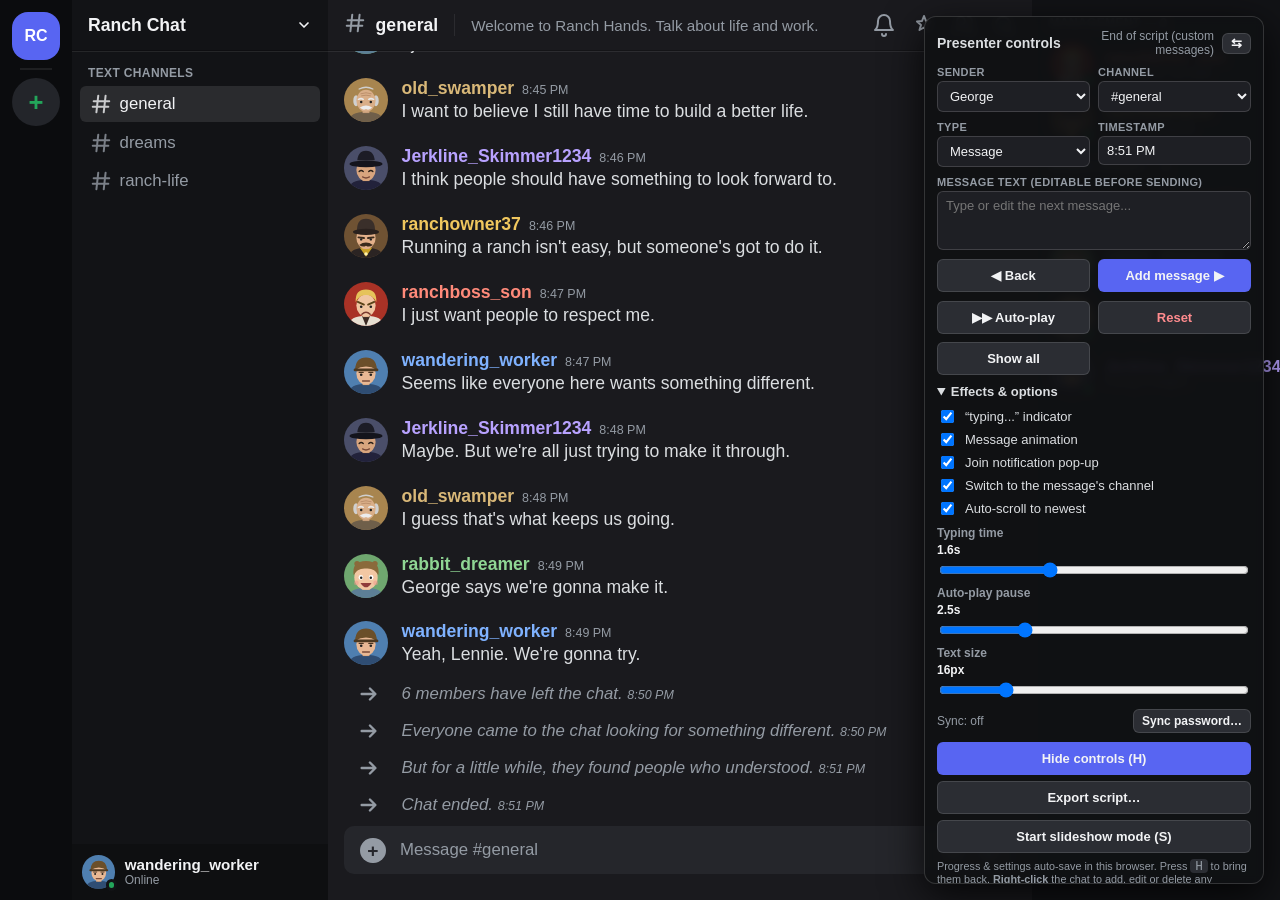
<file: index.html>
<!doctype html>
<html lang="en">
<head>
<meta charset="utf-8">
<meta name="robots" content="noindex, nofollow">
<meta name="viewport" content="width=device-width, initial-scale=1">
<title>Ranch Chat</title>
<link rel="stylesheet" href="style.css">
</head>
<body>

<div class="app">
  <nav class="servers">
    <div class="server active" title="Ranch Chat">RC</div>
    <div class="server-sep"></div>
    <div class="server add">+</div>
  </nav>

  <aside class="channels">
    <header class="server-name"><span>Ranch Chat</span>
      <svg width="16" height="16" viewBox="0 0 24 24"><path d="M6 9l6 6 6-6" fill="none" stroke="currentColor" stroke-width="2.5" stroke-linecap="round" stroke-linejoin="round"/></svg>
    </header>
    <div class="channel-scroll">
      <div class="cat">TEXT CHANNELS</div>
      <ul id="channelList"></ul>
    </div>
    <div class="userbar" id="userbar"></div>
  </aside>

  <main class="chat">
    <header class="chat-header" id="chatHeader"></header>
    <div class="messages" id="messages"></div>
    <footer class="composer">
      <div class="input">
        <span class="plus">+</span>
        <span class="placeholder" id="placeholder"></span>
        <span class="input-icons">
          <svg width="22" height="22" viewBox="0 0 24 24" fill="none" stroke="currentColor" stroke-width="2"><rect x="3" y="8" width="18" height="13" rx="2"/><path d="M12 8v13M3 12h18M12 8c-3 0-5-1-5-3s3-2 5 3c2-5 5-5 5-3s-2 3-5 3z"/></svg>
          <svg width="22" height="22" viewBox="0 0 24 24" fill="none" stroke="currentColor" stroke-width="2"><circle cx="12" cy="12" r="9"/><path d="M8 14s1.5 2.5 4 2.5S16 14 16 14M9 9.5h.01M15 9.5h.01" stroke-linecap="round"/></svg>
        </span>
      </div>
      <div class="typing" id="typing"></div>
    </footer>
    <div class="toasts" id="toasts"></div>
  </main>

  <aside class="members" id="members"></aside>
</div>

<!-- ============ PRESENTER CONTROLS (hidden in presentation mode) ============ -->
<section class="panel" id="panel">
  <div class="p-head">
    <strong>Presenter controls</strong>
    <span class="p-prog" id="pProg"></span>
    <button class="p-ghost" id="pDock" title="Move panel to the other side">&#8646;</button>
  </div>

  <div class="p-row">
    <label>Sender
      <select id="fChar"></select>
    </label>
    <label>Channel
      <select id="fChan"></select>
    </label>
  </div>
  <div class="p-row">
    <label>Type
      <select id="fType">
        <option value="message">Message</option>
        <option value="join">&ldquo;Joined the server&rdquo;</option>
        <option value="system">System notice (no character)</option>
        <option value="slide">Title slide (1st line = title)</option>
      </select>
    </label>
    <label>Timestamp
      <input id="fTime" type="text" placeholder="8:14 PM">
    </label>
  </div>
  <label class="p-full">Message text (editable before sending)
    <textarea id="fText" rows="3" placeholder="Type or edit the next message..."></textarea>
  </label>

  <div class="p-btns">
    <button id="bBack" title="Left arrow / Page Up">&#9664; Back</button>
    <button id="bNext" class="primary" title="Right arrow / Space / Page Down">Add message &#9654;</button>
  </div>
  <div class="p-btns">
    <button id="bAuto">&#9654;&#9654; Auto-play</button>
    <button id="bReset" class="danger">Reset</button>
    <button id="bShowAll">Show all</button>
  </div>

  <details open>
    <summary>Effects &amp; options</summary>
    <label class="chk"><input type="checkbox" id="xTyping" checked> &ldquo;typing...&rdquo; indicator</label>
    <label class="chk"><input type="checkbox" id="xAnim" checked> Message animation</label>
    <label class="chk"><input type="checkbox" id="xToast" checked> Join notification pop-up</label>
    <label class="chk"><input type="checkbox" id="xFollow" checked> Switch to the message's channel</label>
    <label class="chk"><input type="checkbox" id="xScroll" checked> Auto-scroll to newest</label>
    <label class="p-range">Typing time <span id="vTyping"></span>
      <input type="range" id="xTypingMs" min="300" max="4000" step="100">
    </label>
    <label class="p-range">Auto-play pause <span id="vAuto"></span>
      <input type="range" id="xAutoSec" min="0.5" max="8" step="0.5">
    </label>
    <label class="p-range">Text size <span id="vSize"></span>
      <input type="range" id="xSize" min="13" max="28" step="1" value="16">
    </label>
  </details>

  <div class="p-sync"><span id="syncStatus">Sync: off</span><button id="bSync">Sync password&hellip;</button></div>

  <div class="p-foot">
    <button id="bHide" class="primary">Hide controls (H)</button>
    <button id="bExport">Export script&hellip;</button>
    <button id="bShow">Start slideshow mode (S)</button>
    <small>Progress &amp; settings auto-save in this browser. Press <kbd>H</kbd> to bring them back. <b>Right-click</b> the chat to add, edit or delete any message. Script: <code>conversation.js</code>.</small>
  </div>
</section>

<div class="slide" id="slide"></div>
<div id="progress"></div>
<button id="exitShow" type="button">&#10005; Exit slideshow</button>
<div class="ctx" id="ctx"></div>

<dialog id="editor">
  <form method="dialog" id="eForm">
    <h3 id="eTitle">Message</h3>
    <div class="e-row">
      <label>Sender<select id="eChar"></select></label>
      <label>Channel<select id="eChan"></select></label>
    </div>
    <div class="e-row">
      <label>Type<select id="eType"><option value="message">Message</option><option value="join">&ldquo;Joined the server&rdquo;</option><option value="system">System notice</option></select></label>
      <label>Timestamp<input id="eTime" type="text" placeholder="8:14 PM"></label>
    </div>
    <label>Text<textarea id="eText" rows="4"></textarea></label>
    <div class="e-btns">
      <small>Ctrl+Enter to save</small>
      <button type="button" id="eCancel">Cancel</button>
      <button type="submit" id="eSave" class="primary">Save</button>
    </div>
  </form>
</dialog>

<dialog id="exporter" class="dlg">
  <h3>Export script</h3>
  <p class="x-note">Your on-screen messages (including right-click edits) plus anything not yet sent. Paste over <code>SCRIPT</code> in <code>conversation.js</code>, or download a complete replacement file.</p>
  <textarea id="xText" readonly spellcheck="false"></textarea>
  <div class="e-btns">
    <button type="button" id="xClose">Close</button>
    <button type="button" id="xCopy">Copy SCRIPT</button>
    <button type="button" id="xDownload" class="primary">Download conversation.js</button>
  </div>
</dialog>

<script src="conversation.js"></script>
<script src="app.js"></script>
</body>
</html>
</file>
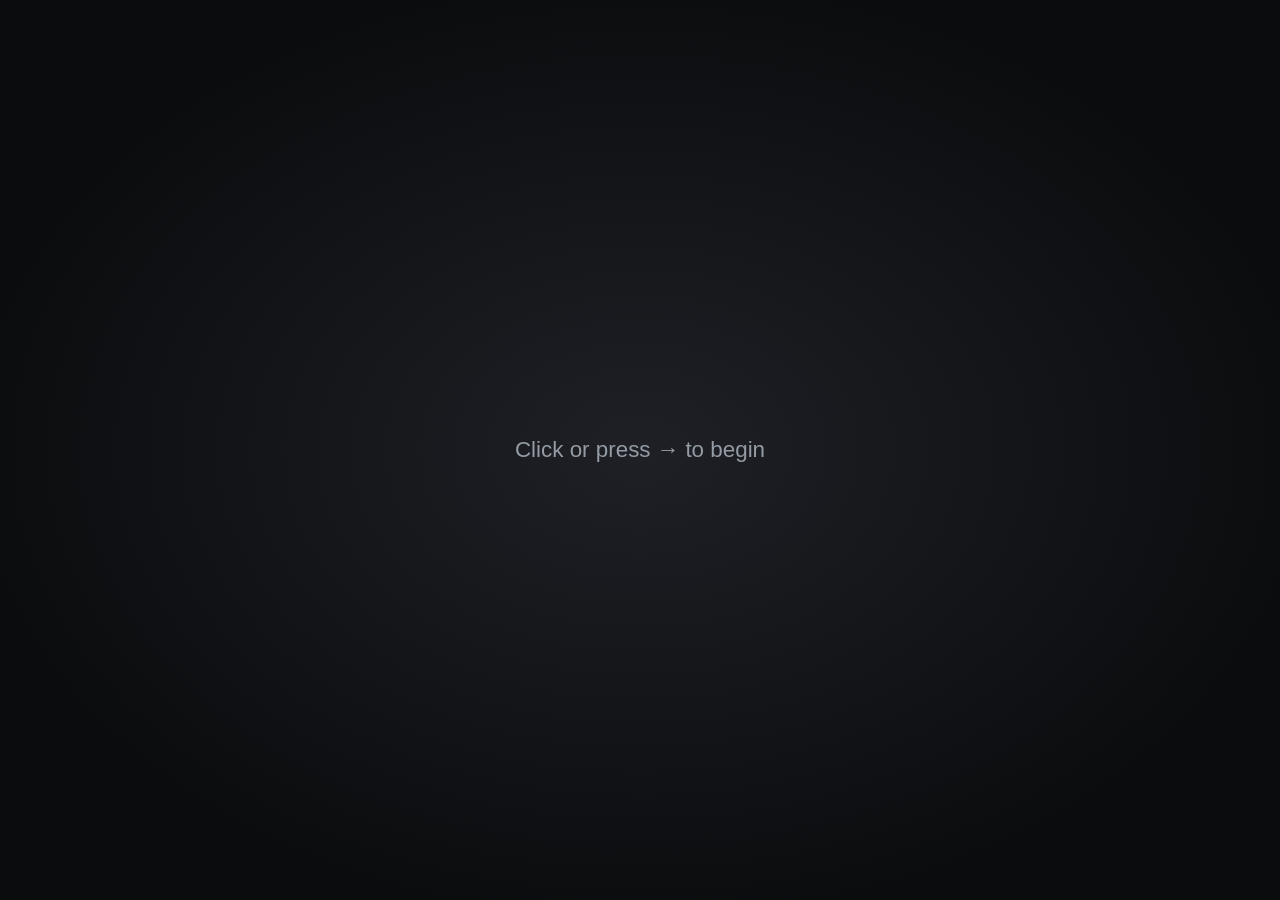
<file: slideshow.html>
<!doctype html>
<meta charset="utf-8">
<meta name="robots" content="noindex, nofollow">
<title>Ranch Chat slideshow</title>
<script>
  // keeps ?key=PASSWORD so the projector device can join sync from this one link
  var q = location.search ? "&" + location.search.slice(1) : "";
  location.replace("index.html?slideshow" + q);
</script>
<a href="index.html?slideshow">Open slideshow</a>
</file>
<file: style.css>
:root {
  --servers: #0b0c0e;
  --side: #121316;
  --chat: #1a1a1e;
  --hover: #ffffff0d;
  --active: #ffffff1a;
  --text: #dbdee1;
  --bright: #f2f3f5;
  --muted: #949ba4;
  --accent: #5865f2;
  --green: #23a55a;
  --line: #ffffff14;
}
* { box-sizing: border-box; }
html { font-size: 16px; }
body {
  margin: 0; height: 100vh; overflow: hidden;
  background: var(--chat); color: var(--text);
  font-family: "gg sans", "Segoe UI", "Helvetica Neue", Helvetica, Arial, sans-serif;
}

/* ---------- layout ---------- */
.app { display: grid; grid-template-columns: 4.5rem 16rem 1fr 15.5rem; height: 100vh; }
.servers { background: var(--servers); display: flex; flex-direction: column; align-items: center; padding-top: .75rem; gap: .5rem; }
.server { width: 3rem; height: 3rem; border-radius: 1rem; background: var(--accent); color: #fff; font-weight: 700; display: grid; place-items: center; }
.server.add { background: #23252a; color: var(--green); font-size: 1.6rem; border-radius: 50%; }
.server-sep { width: 2rem; height: 2px; background: var(--line); }

.channels { background: var(--side); display: flex; flex-direction: column; min-height: 0; }
.server-name { height: 3.2rem; padding: 0 1rem; display: flex; align-items: center; justify-content: space-between; font-weight: 700; font-size: 1.1rem; color: var(--bright); border-bottom: 1px solid #00000040; box-shadow: 0 1px 0 var(--line); }
.channel-scroll { flex: 1; overflow: hidden; padding: .9rem .5rem; }
.cat { font-size: .75rem; font-weight: 700; letter-spacing: .03em; color: var(--muted); padding: 0 .5rem .4rem; }
#channelList { list-style: none; margin: 0; padding: 0; }
.channel { display: flex; align-items: center; gap: .5rem; padding: .45rem .6rem; margin-bottom: 2px; border-radius: 6px; color: var(--muted); font-size: 1.05rem; cursor: pointer; position: relative; user-select: none; }
.channel:hover { background: var(--hover); color: var(--text); }
.channel.active { background: var(--active); color: var(--bright); }
.channel.unread { color: var(--bright); font-weight: 600; }
.channel.unread::before { content: ""; position: absolute; left: -.5rem; top: 50%; width: 4px; height: 8px; margin-top: -4px; background: #fff; border-radius: 0 4px 4px 0; }
.channel svg { flex: none; opacity: .8; }

.userbar { height: 3.5rem; background: #0e0f11; display: flex; align-items: center; gap: .6rem; padding: 0 .6rem; }
.userbar .u-name { font-weight: 600; font-size: .95rem; color: var(--bright); line-height: 1.1; }
.userbar .u-sub { font-size: .75rem; color: var(--muted); }

/* ---------- chat ---------- */
.chat { display: flex; flex-direction: column; min-width: 0; min-height: 0; position: relative; background: var(--chat); }
.chat-header { height: 3.2rem; flex: none; display: flex; align-items: center; gap: .6rem; padding: 0 1rem; border-bottom: 1px solid #00000040; box-shadow: 0 1px 0 var(--line); }
.chat-header .h-name { font-weight: 700; color: var(--bright); font-size: 1.1rem; }
.chat-header .h-sep { width: 1px; height: 1.4rem; background: var(--line); margin: 0 .4rem; }
.chat-header .h-topic { color: var(--muted); font-size: .95rem; white-space: nowrap; overflow: hidden; text-overflow: ellipsis; flex: 1; }
.chat-header .h-icons { display: flex; gap: 1rem; color: var(--muted); }

.messages { flex: 1; overflow-y: auto; padding: 1rem 0 .5rem; scrollbar-width: thin; scrollbar-color: #0b0c0e transparent; }
.intro { padding: 1rem 1rem 1.2rem; }
.intro .big { width: 4.5rem; height: 4.5rem; border-radius: 50%; background: #3a3c43; display: grid; place-items: center; color: #fff; margin-bottom: .8rem; }
.intro h2 { margin: 0 0 .3rem; font-size: 1.9rem; color: var(--bright); }
.intro p { margin: 0; color: var(--muted); font-size: 1.05rem; }

.divider { display: flex; align-items: center; gap: .8rem; margin: 1.2rem 1rem .4rem; color: var(--muted); font-size: .8rem; font-weight: 600; }
.divider::before, .divider::after { content: ""; flex: 1; height: 1px; background: var(--line); }

.msg { display: flex; padding: .12rem 1rem .12rem 1rem; position: relative; }
.msg:hover { background: #ffffff08; }
.msg.first { margin-top: 1.1rem; }
.msg .gutter { width: 3.6rem; flex: none; }
.msg .body { min-width: 0; flex: 1; }
.msg .head { display: flex; align-items: baseline; gap: .5rem; }
.msg .name { font-weight: 600; font-size: 1.1rem; }
.msg .time { font-size: .78rem; color: var(--muted); }
.msg .text { font-size: 1.1rem; line-height: 1.45; color: var(--text); word-wrap: break-word; }
.msg .edited { font-size: .65rem; color: var(--muted); margin-left: .3rem; }
.msg.grouped .gutter { display: flex; align-items: center; justify-content: flex-end; padding-right: .9rem; }
.msg.grouped .hovertime { font-size: .62rem; color: var(--muted); visibility: hidden; white-space: nowrap; }
.msg.grouped:hover .hovertime { visibility: visible; }
.mention { background: #5865f24d; color: #c9cdfb; padding: 0 .2rem; border-radius: 3px; font-weight: 500; }
.msg.join { margin-top: .7rem; align-items: center; }
.msg.join .gutter { display: flex; justify-content: center; padding-right: .5rem; color: var(--green); }
.msg.join .body { font-size: 1.05rem; color: var(--muted); }
.msg.join b { font-weight: 600; }

.msg.enter { animation: msgIn .28s ease-out; }
@keyframes msgIn { from { opacity: 0; transform: translateY(10px); } to { opacity: 1; transform: none; } }
body.no-anim .msg.enter, body.no-anim .toast { animation: none; }

/* ---------- avatars ---------- */
.avatar { position: relative; width: 2.75rem; height: 2.75rem; flex: none; }
.avatar .face { width: 100%; height: 100%; border-radius: 50%; overflow: hidden; }
.avatar svg { display: block; width: 100%; height: 100%; }
.avatar.sm { width: 2.1rem; height: 2.1rem; }
.avatar .dot { position: absolute; right: -2px; bottom: -2px; width: 34%; height: 34%; border-radius: 50%; background: var(--green); border: 3px solid var(--side); }
.avatar.off .face { filter: grayscale(1); opacity: .45; }
.avatar.off .dot { background: #80848e; }

/* ---------- composer ---------- */
.composer { flex: none; padding: 0 1rem 0; }
.composer .input { display: flex; align-items: center; gap: .9rem; background: #25262b; border-radius: 10px; padding: 0 1rem; height: 3rem; color: var(--muted); font-size: 1.05rem; }
.composer .plus { width: 1.6rem; height: 1.6rem; border-radius: 50%; background: var(--muted); color: #25262b; display: grid; place-items: center; font-weight: 800; line-height: 1; font-size: 1.2rem; flex: none; }
.composer .placeholder { flex: 1; overflow: hidden; white-space: nowrap; text-overflow: ellipsis; }
.input-icons { display: flex; gap: .9rem; }
.typing { height: 1.6rem; display: flex; align-items: center; gap: .5rem; font-size: .85rem; color: var(--bright); padding-left: .3rem; }
.typing .dots { display: inline-flex; gap: 3px; }
.typing .dots i { width: 6px; height: 6px; border-radius: 50%; background: var(--bright); animation: blink 1.2s infinite ease-in-out; }
.typing .dots i:nth-child(2) { animation-delay: .2s; }
.typing .dots i:nth-child(3) { animation-delay: .4s; }
@keyframes blink { 0%, 80%, 100% { opacity: .25; } 40% { opacity: 1; } }

/* ---------- toasts ---------- */
.toasts { position: absolute; top: 4rem; right: 1rem; display: flex; flex-direction: column; gap: .5rem; pointer-events: none; z-index: 5; }
.toast { display: flex; align-items: center; gap: .8rem; background: #0e0f11; border: 1px solid var(--line); border-radius: 10px; padding: .7rem 1rem; box-shadow: 0 8px 24px #0009; min-width: 17rem; animation: toastIn .35s ease-out; transition: opacity .4s, transform .4s; }
.toast.out { opacity: 0; transform: translateX(20px); }
.toast .t-title { font-size: .75rem; color: var(--muted); font-weight: 700; text-transform: uppercase; letter-spacing: .04em; }
.toast .t-body { font-size: 1rem; color: var(--bright); }
@keyframes toastIn { from { opacity: 0; transform: translateX(30px); } to { opacity: 1; transform: none; } }

/* ---------- members ---------- */
.members { background: var(--side); padding: 1rem .5rem; overflow: hidden; }
.m-cat { font-size: .75rem; font-weight: 700; letter-spacing: .03em; color: var(--muted); padding: .8rem .6rem .4rem; text-transform: uppercase; }
.m-cat:first-child { padding-top: 0; }
.member { display: flex; align-items: center; gap: .7rem; padding: .35rem .6rem; border-radius: 6px; }
.member:hover { background: var(--hover); }
.member .m-name { font-weight: 600; font-size: 1.02rem; line-height: 1.15; }
.member .m-sub { font-size: .78rem; color: var(--muted); }
.member.off .m-name { color: #6d7079 !important; }

/* ---------- presenter panel (px so it ignores the text-size slider) ---------- */
.panel {
  position: fixed; right: 16px; bottom: 16px; width: 340px; max-height: calc(100vh - 32px); overflow-y: auto;
  background: #101114f2; border: 1px solid #ffffff26; border-radius: 12px; padding: 12px;
  box-shadow: 0 12px 40px #000c; z-index: 50; font-size: 13px; color: #dbdee1;
  display: flex; flex-direction: column; gap: 9px; backdrop-filter: blur(4px);
}
.panel.left { right: auto; left: 16px; }
body.present .panel { display: none; }
.p-head { display: flex; align-items: center; gap: 8px; }
.p-head strong { font-size: 14px; }
.p-prog { flex: 1; color: #949ba4; font-size: 12px; text-align: right; }
.p-row { display: grid; grid-template-columns: minmax(0, 1fr) minmax(0, 1fr); gap: 8px; }
.panel select, .panel input[type=text], .panel textarea { min-width: 0; width: 100%; }
.panel label { display: flex; flex-direction: column; gap: 3px; color: #949ba4; font-size: 11px; font-weight: 600; text-transform: uppercase; letter-spacing: .03em; }
.panel select, .panel input[type=text], .panel textarea {
  background: #1e1f24; color: #f2f3f5; border: 1px solid #ffffff26; border-radius: 6px; padding: 6px 8px; font: inherit; font-size: 13px; text-transform: none; letter-spacing: 0; font-weight: 400;
}
.panel textarea { resize: vertical; }
.panel .err { border-color: #f23f43 !important; }
.p-btns { display: grid; grid-template-columns: 1fr 1fr; gap: 8px; }
.panel button { background: #2b2d33; color: #f2f3f5; border: 1px solid #ffffff1f; border-radius: 6px; padding: 8px 10px; font: inherit; font-weight: 600; cursor: pointer; }
.panel button:hover:not(:disabled) { background: #383b43; }
.panel button:disabled { opacity: .4; cursor: default; }
.panel button.primary { background: var(--accent); border-color: transparent; }
.panel button.primary:hover:not(:disabled) { background: #4752c4; }
.panel button.danger { color: #ff8b8e; }
.panel button.on { background: #1f6f43; }
.p-ghost { padding: 2px 8px !important; }
.panel details summary { cursor: pointer; font-weight: 600; margin-bottom: 6px; }
.panel .chk { flex-direction: row; align-items: center; gap: 8px; text-transform: none; font-size: 13px; color: #dbdee1; font-weight: 400; letter-spacing: 0; padding: 2px 0; }
.panel .p-range { text-transform: none; font-size: 12px; margin-top: 6px; letter-spacing: 0; }
.panel .p-range span { color: #f2f3f5; float: right; }
.p-foot { display: flex; flex-direction: column; gap: 6px; }
.p-foot small { color: #949ba4; }
kbd, code { background: #2b2d33; border-radius: 4px; padding: 0 5px; font-size: 12px; }

@media (max-width: 1000px) { .app { grid-template-columns: 4.5rem 14rem 1fr; } .members { display: none; } }

/* ---------- hover tools, context menu, editor ---------- */
.msg .tools { position: absolute; right: 1rem; top: -.9rem; display: none; gap: 2px; background: #25262b; border: 1px solid var(--line); border-radius: 6px; padding: 2px; z-index: 2; }
.msg:hover .tools { display: flex; }
body.present .msg .tools { display: none; }
.tools button { background: none; border: 0; color: var(--text); font: inherit; font-size: .8rem; padding: .25rem .5rem; border-radius: 4px; cursor: pointer; }
.tools button:hover { background: var(--active); }
.tools button.d:hover { background: #f23f43; color: #fff; }

.ctx { display: none; position: fixed; z-index: 100; min-width: 240px; background: #0e0f11; border: 1px solid #ffffff1f; border-radius: 8px; padding: 6px; box-shadow: 0 8px 24px #000b; font-size: 14px; }
.ctx .ci { display: flex; justify-content: space-between; gap: 24px; padding: 7px 10px; border-radius: 4px; cursor: pointer; color: var(--text); }
.ctx .ci span { color: var(--muted); font-size: 12px; }
.ctx .ci:hover { background: var(--accent); color: #fff; }
.ctx .ci:hover span { color: #ffffffcc; }
.ctx .ci.danger { color: #ff7b7e; }
.ctx .ci.danger:hover { background: #f23f43; color: #fff; }
.ctx hr { border: 0; height: 1px; background: var(--line); margin: 5px 4px; }

dialog#editor { background: #1e1f24; color: var(--text); border: 1px solid #ffffff26; border-radius: 12px; padding: 18px; width: 420px; font-size: 14px; }
dialog#editor::backdrop { background: #000a; }
#editor h3 { margin: 0 0 12px; color: var(--bright); }
#editor form { display: flex; flex-direction: column; gap: 10px; }
.e-row { display: grid; grid-template-columns: 1fr 1fr; gap: 10px; }
#editor label { display: flex; flex-direction: column; gap: 4px; font-size: 11px; font-weight: 600; text-transform: uppercase; letter-spacing: .03em; color: var(--muted); }
#editor select, #editor input, #editor textarea { min-width: 0; background: #121316; color: var(--bright); border: 1px solid #ffffff26; border-radius: 6px; padding: 8px; font: inherit; font-size: 14px; text-transform: none; letter-spacing: 0; font-weight: 400; }
#editor textarea { resize: vertical; }
#editor .err { border-color: #f23f43; }
.e-btns { display: flex; align-items: center; justify-content: flex-end; gap: 8px; }
.e-btns small { flex: 1; color: var(--muted); }
.e-btns button { background: #2b2d33; color: var(--bright); border: 0; border-radius: 6px; padding: 8px 16px; font: inherit; font-weight: 600; cursor: pointer; }
.e-btns button.primary { background: var(--accent); }

/* ---------- slideshow mode ---------- */
body.show { user-select: none; }
body.show .msg .tools { display: none; }
body.show .channel { cursor: default; }
.slide { position: fixed; inset: 0; z-index: 40; display: flex; flex-direction: column; align-items: center; justify-content: center; gap: 1rem; text-align: center; padding: 2rem;
  background: radial-gradient(ellipse at center, #1f2026 0%, #0b0c0e 75%); opacity: 0; pointer-events: none; transition: opacity .5s ease; }
.slide.on { opacity: 1; }
.s-title { font-size: 5.5rem; font-weight: 800; color: var(--bright); letter-spacing: -.02em; }
.s-sub { font-size: 2rem; color: var(--muted); }
.slide.on .s-title { animation: sIn .7s ease-out both; }
.slide.on .s-sub { animation: sIn .7s ease-out .25s both; }
.s-hint { font-size: 1.4rem; color: var(--muted); animation: pulse 2.4s ease-in-out infinite; }
@keyframes sIn { from { opacity: 0; transform: translateY(18px); } to { opacity: 1; transform: none; } }
@keyframes pulse { 50% { opacity: .35; } }
#progress { position: fixed; left: 0; bottom: 0; height: 3px; width: 0; background: var(--accent); z-index: 45; transition: width .4s; opacity: 0; }
body.show #progress { opacity: .7; }

dialog#exporter { background: #1e1f24; color: var(--text); border: 1px solid #ffffff26; border-radius: 12px; padding: 18px; width: min(720px, 92vw); font-size: 14px; }
dialog#exporter::backdrop { background: #000a; }
#exporter h3 { margin: 0 0 8px; color: var(--bright); }
#exporter .x-note { margin: 0 0 10px; color: var(--muted); }
#exporter textarea { width: 100%; height: 340px; margin-bottom: 12px; background: #121316; color: var(--bright); border: 1px solid #ffffff26; border-radius: 6px; padding: 10px; font: 12px/1.5 ui-monospace, Consolas, monospace; resize: vertical; }

.p-sync { display: flex; align-items: center; justify-content: space-between; gap: 8px; color: #949ba4; font-size: 12px; }
.p-sync button { padding: 4px 8px !important; font-size: 12px !important; }

#exitShow { display: none; position: fixed; top: 14px; right: 14px; z-index: 60; padding: 8px 14px; border: 1px solid #ffffff40; border-radius: 8px; background: #101114e6; color: #fff; font: 600 14px system-ui, sans-serif; cursor: pointer; opacity: 0; pointer-events: none; transition: opacity .25s; }
body.show #exitShow { display: block; }
body.show.hint #exitShow { opacity: 1; pointer-events: auto; }

.msg.system { margin-top: .7rem; align-items: center; }
.msg.system .gutter { display: flex; justify-content: center; padding-right: .5rem; color: var(--muted); }
.msg.system .body { font-size: 1.05rem; color: var(--muted); font-style: italic; }

body.clean, body.clean * { cursor: none !important; }
body.clean #exitShow { display: none !important; }

body.watch { pointer-events: none; user-select: none; }

#joinRec { position: fixed; left: 16px; bottom: 16px; z-index: 70; pointer-events: auto; padding: 10px 14px; border: 1px solid #ffffff40; border-radius: 10px; background: #101114f2; color: #fff; font: 600 14px system-ui, sans-serif; cursor: pointer; }
#joinRec.on { border-color: #f0b232; }
#joinRec.rec { border-color: #f23f43; background: #3a1214f2; }
body.watch #joinRec { cursor: pointer; }
body.clean.watch, body.clean.watch * { cursor: none !important; }
body.clean.watch #joinRec { cursor: pointer !important; }
</file>
